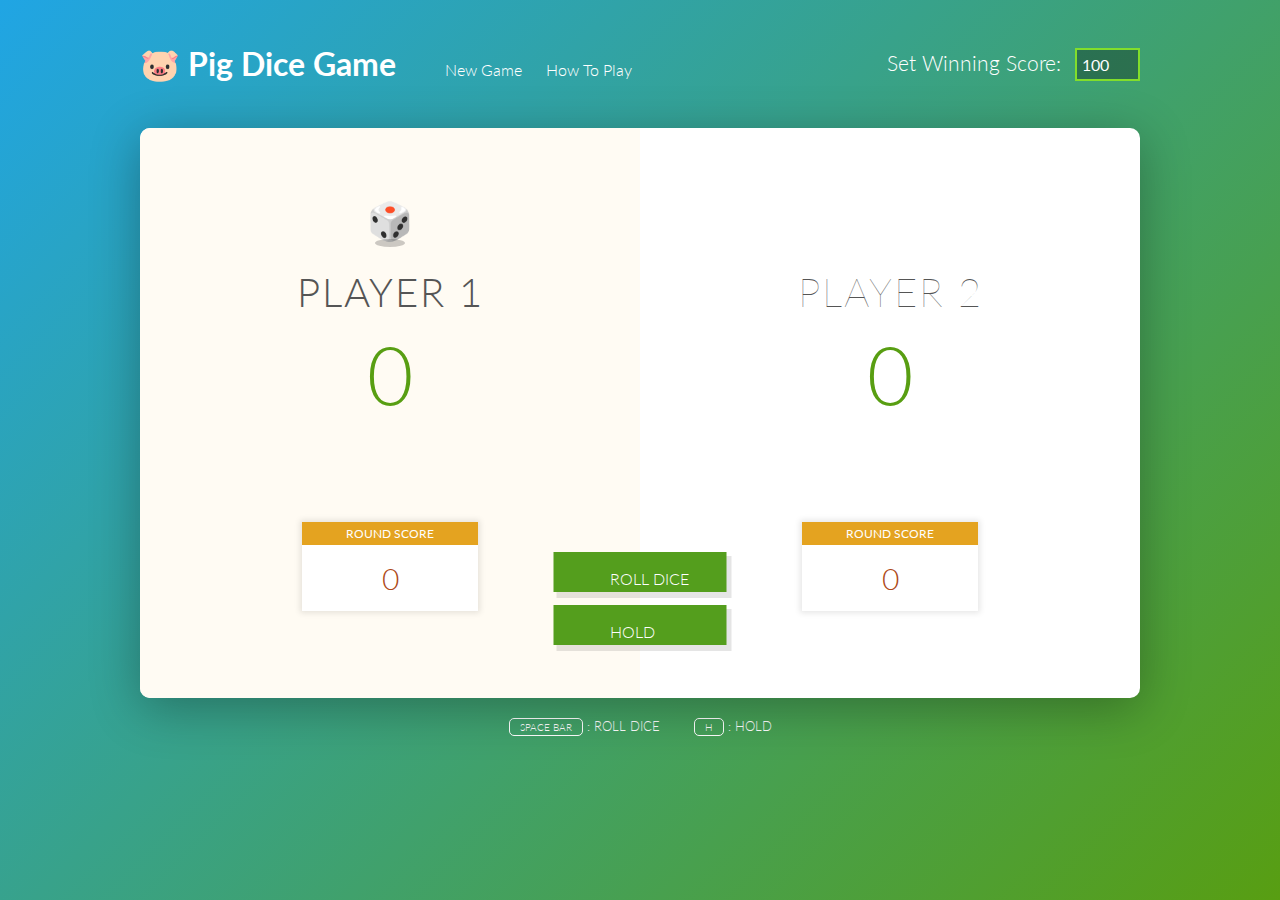
<file: index.html>
<!DOCTYPE html>
<html
  lang="en"
  xmlns="http://www.w3.org/1999/xhtml"
  xmlns:og="http://ogp.me/ns#"
>
  <head>
    <meta charset="UTF-8" />
    <meta name="viewport" content="width=device-width, initial-scale=1" />
    <meta property="og:title" content="Pig Dice Game | Simple JS game app" />
    <meta property="og:type" content="website" />
    <meta
      property="og:image"
      content="https://stoic25.gitlab.io/pig-dice-game/pig-dice.png"
    />
    <link
      rel="image_src"
      href="https://stoic25.gitlab.io/pig-dice-game/pig-dice.png"
    />

    <title>Pig Dice Game | Simple JS game app</title>

    <link
      href="https://fonts.googleapis.com/css?family=Lato:100,300,600"
      rel="stylesheet"
      type="text/css"
    />
    <link
      href="https://code.ionicframework.com/ionicons/2.0.1/css/ionicons.min.css"
      rel="stylesheet"
      type="text/css"
    />
    <link type="text/css" rel="stylesheet" href="src/style.css" />
    <link rel="shortcut icon" type="image/png" href="src/favicon.png" />
  </head>

  <body>
    <div class="header">
      <nav>
        <h1 class="title">🐷 Pig Dice Game</h1>
        <ul>
          <li>
            <a href="#" id="new-game">
              <i class="menuicon ion-refresh"></i>
              <span class="maintext">New Game</span>
            </a>
          </li>
          <li>
            <a href="#how-to-play"
              ><i class="menuicon ion-help"></i>
              <span class="maintext">How To Play</span></a
            >
          </li>
        </ul>
      </nav>

      <div class="form-group">
        <label for="winning-score">Set Winning Score: </label>
        <input
          type="number"
          id="winning-score"
          value="100"
          placeholder="100"
          pattern="/^-?\d+\.?\d*$/"
          onKeyPress="if(this.value.length==3) return false;"
        />
      </div>
    </div>

    <div class="wrapper clearfix">
      <div class="player-0-panel active">
        <div class="dice-turn">
          <span class="dice-emote">🎲</span> <span class="dice-shadow"></span>
        </div>
        <div class="player-name" id="name-0">Player 1</div>
        <div class="player-score" id="score-0">43</div>
        <div class="player-current-box">
          <div class="player-current-label">Round Score</div>
          <div class="player-current-score" id="current-0">11</div>
        </div>
      </div>

      <div class="player-1-panel">
        <div class="dice-turn">
          <span class="dice-emote">🎲</span> <span class="dice-shadow"></span>
        </div>
        <div class="player-name" id="name-1">Player 2</div>
        <div class="player-score" id="score-1">72</div>
        <div class="player-current-box">
          <div class="player-current-label">Round Score</div>
          <div class="player-current-score" id="current-1">0</div>
        </div>
      </div>

      <div class="main-commands">
        <button class="btn-roll"><i class="ion-ios-loop"></i>Roll dice</button>
        <button class="btn-hold">
          <i class="ion-ios-download-outline"></i>Hold
        </button>
      </div>

      <div class="dices-container">
        <svg
          class="dice dice-1"
          data-value="1"
          width="100px"
          height="100px"
          cversion="1.1"
          xmlns="http://www.w3.org/2000/svg"
        >
          <g class="d1 dicedots">
            <circle class="mono" cx="50%" cy="50%" r="12" fill="red" />
            <!-- <circle class="mono" cx="50%" cy="50%" r="7" /> -->
          </g>
          <g class="d2 dicedots">
            <circle class="mono" cx="80%" cy="20%" r="7" />
            <circle class="mono" cx="20%" cy="80%" r="7" />
          </g>
          <g class="d3 dicedots">
            <circle class="mono" cx="80%" cy="20%" r="7" />
            <circle class="mono" cx="50%" cy="50%" r="7" />
            <circle class="mono" cx="20%" cy="80%" r="7" />
          </g>
          <g class="d4 dicedots">
            <circle class="mono" cx="20%" cy="20%" r="7" />
            <circle class="mono" cx="80%" cy="20%" r="7" />
            <circle class="mono" cx="20%" cy="80%" r="7" />
            <circle class="mono" cx="80%" cy="80%" r="7" />
          </g>
          <g class="d5 dicedots">
            <circle class="mono" cx="20%" cy="20%" r="7" />
            <circle class="mono" cx="80%" cy="20%" r="7" />
            <circle class="mono" cx="20%" cy="80%" r="7" />
            <circle class="mono" cx="80%" cy="80%" r="7" />
            <circle class="mono" cx="50%" cy="50%" r="7" />
          </g>
          <g class="d6 dicedots">
            <circle class="mono" cx="20%" cy="20%" r="7" />
            <circle class="mono" cx="80%" cy="20%" r="7" />
            <circle class="mono" cx="20%" cy="80%" r="7" />
            <circle class="mono" cx="80%" cy="80%" r="7" />
            <circle class="mono" cx="20%" cy="50%" r="7" />
            <circle class="mono" cx="80%" cy="50%" r="7" />
          </g>
        </svg>

        <svg
          class="dice dice-2"
          data-value="1"
          width="100px"
          height="100px"
          cversion="1.1"
          xmlns="http://www.w3.org/2000/svg"
        >
          <g class="d1 dicedots">
            <circle class="mono" cx="50%" cy="50%" r="12" fill="red" />
          </g>
          <g class="d2 dicedots">
            <circle class="mono" cx="80%" cy="20%" r="7" />
            <circle class="mono" cx="20%" cy="80%" r="7" />
          </g>
          <g class="d3 dicedots">
            <circle class="mono" cx="80%" cy="20%" r="7" />
            <circle class="mono" cx="50%" cy="50%" r="7" />
            <circle class="mono" cx="20%" cy="80%" r="7" />
          </g>
          <g class="d4 dicedots">
            <circle class="mono" cx="20%" cy="20%" r="7" />
            <circle class="mono" cx="80%" cy="20%" r="7" />
            <circle class="mono" cx="20%" cy="80%" r="7" />
            <circle class="mono" cx="80%" cy="80%" r="7" />
          </g>
          <g class="d5 dicedots">
            <circle class="mono" cx="20%" cy="20%" r="7" />
            <circle class="mono" cx="80%" cy="20%" r="7" />
            <circle class="mono" cx="20%" cy="80%" r="7" />
            <circle class="mono" cx="80%" cy="80%" r="7" />
            <circle class="mono" cx="50%" cy="50%" r="7" />
          </g>
          <g class="d6 dicedots">
            <circle class="mono" cx="20%" cy="20%" r="7" />
            <circle class="mono" cx="80%" cy="20%" r="7" />
            <circle class="mono" cx="20%" cy="80%" r="7" />
            <circle class="mono" cx="80%" cy="80%" r="7" />
            <circle class="mono" cx="20%" cy="50%" r="7" />
            <circle class="mono" cx="80%" cy="50%" r="7" />
          </g>
        </svg>

        <!-- <img src="dice-5.png" alt="Dice 2" class="dice-2" /> -->
      </div>

      <div class="new-game-win">
        <div class="rect rect-1"></div>
        <div class="rect rect-2"></div>
        <span>New Game</span>
      </div>
    </div>

    <div id="keybindings">
      <p>
        <span class="key-set"
          ><span class="key-command">space bar</span> : ROLL DICE</span
        >
        <span class="key-set"><span class="key-command">H</span> : HOLD</span>
      </p>
    </div>

    <a href="#_" class="lightbox-how-to-play" id="how-to-play">
      <div class="lightbox-desc">
        <h2>Game Rules</h2>
        <ul>
          <li>The game has 2 players, playing in rounds.</li>
          <li>
            In each turn, a player rolls a dice as many times as he whishes.
            Each result get added to his ROUND score.
          </li>
          <li>
            BUT, if the player rolls a 1, all his ROUND score gets lost. After
            that, it's the next player's turn.
          </li>
          <li>
            The player can choose to 'Hold', which means that his ROUND score
            gets added to his MAIN score. After that, it's the next player's
            turn.
          </li>
          <li>
            The first player to reach "Winning Score (set by default to 100)"
            points on MAIN score wins the game.
          </li>
        </ul>
      </div>
    </a>

    <script src="src/js/countUp.min.js"></script>
    <script src="src/js/app.js"></script>
  </body>
</html>
</file>
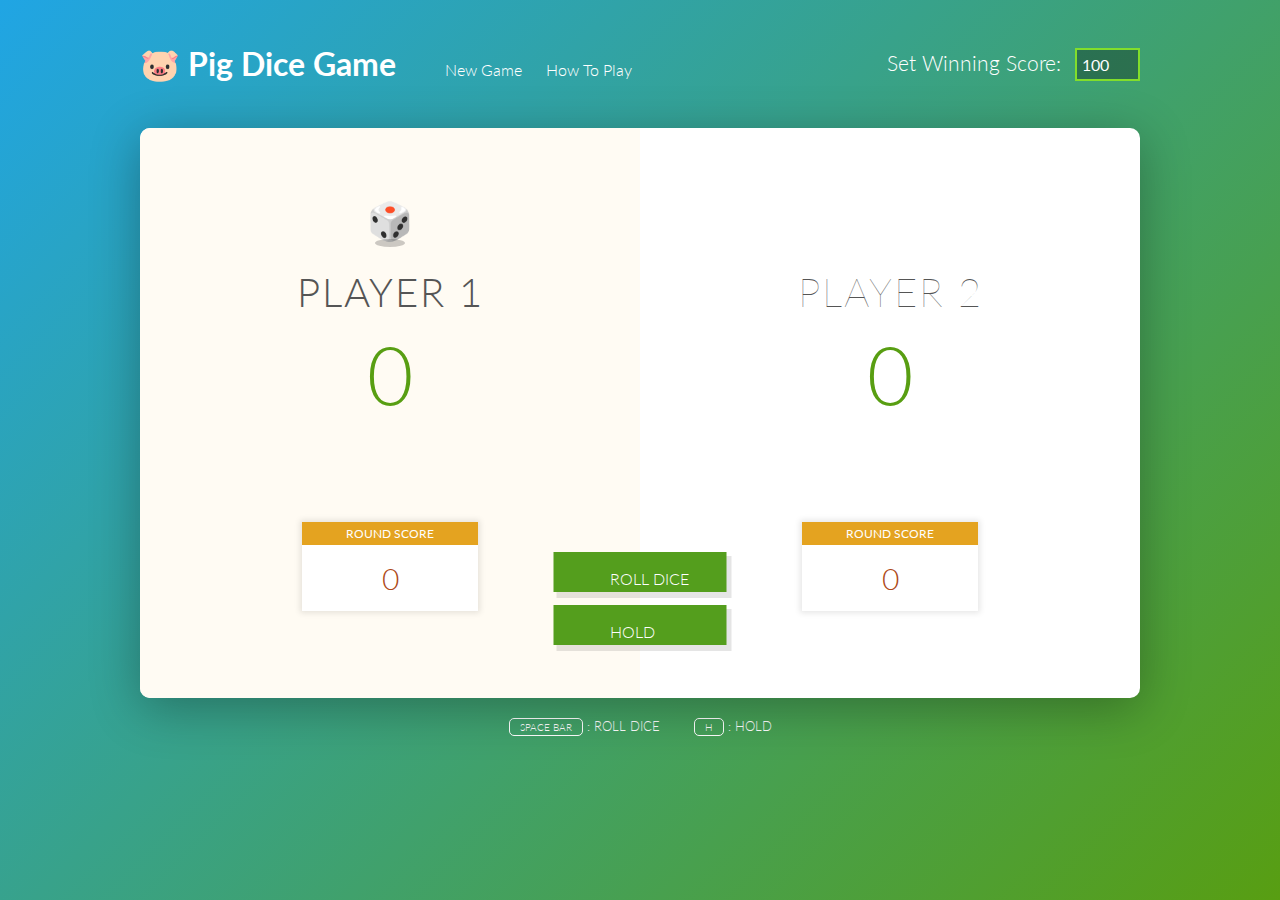
<file: public/index.html>
<!DOCTYPE html>
<html
  lang="en"
  xmlns="http://www.w3.org/1999/xhtml"
  xmlns:og="http://ogp.me/ns#"
>
  <head>
    <meta charset="UTF-8" />
    <meta name="viewport" content="width=device-width, initial-scale=1" />
    <meta property="og:title" content="Pig Dice Game | Simple JS game app" />
    <meta property="og:type" content="website" />
    <meta
      property="og:image"
      content="https://stoic25.gitlab.io/pig-dice-game/pig-dice.png"
    />
    <link
      rel="image_src"
      href="https://stoic25.gitlab.io/pig-dice-game/pig-dice.png"
    />

    <title>Pig Dice Game | Simple JS game app</title>

    <link
      href="https://fonts.googleapis.com/css?family=Lato:100,300,600"
      rel="stylesheet"
      type="text/css"
    />
    <link
      href="https://code.ionicframework.com/ionicons/2.0.1/css/ionicons.min.css"
      rel="stylesheet"
      type="text/css"
    />
    <link type="text/css" rel="stylesheet" href="style.css" />
    <link rel="shortcut icon" type="image/png" href="favicon.png" />
  </head>

  <body>
    <div class="header">
      <nav>
        <h1 class="title">🐷 Pig Dice Game</h1>
        <ul>
          <li>
            <a href="#" id="new-game">
              <i class="menuicon ion-refresh"></i>
              <span class="maintext">New Game</span>
            </a>
          </li>
          <li>
            <a href="#how-to-play"
              ><i class="menuicon ion-help"></i>
              <span class="maintext">How To Play</span></a
            >
          </li>
        </ul>
      </nav>

      <div class="form-group">
        <label for="winning-score">Set Winning Score: </label>
        <input
          type="number"
          id="winning-score"
          value="100"
          placeholder="100"
          pattern="/^-?\d+\.?\d*$/"
          onKeyPress="if(this.value.length==3) return false;"
        />
      </div>
    </div>

    <div class="wrapper clearfix">
      <div class="player-0-panel active">
        <div class="dice-turn">
          <span class="dice-emote">🎲</span> <span class="dice-shadow"></span>
        </div>
        <div class="player-name" id="name-0">Player 1</div>
        <div class="player-score" id="score-0">43</div>
        <div class="player-current-box">
          <div class="player-current-label">Round Score</div>
          <div class="player-current-score" id="current-0">11</div>
        </div>
      </div>

      <div class="player-1-panel">
        <div class="dice-turn">
          <span class="dice-emote">🎲</span> <span class="dice-shadow"></span>
        </div>
        <div class="player-name" id="name-1">Player 2</div>
        <div class="player-score" id="score-1">72</div>
        <div class="player-current-box">
          <div class="player-current-label">Round Score</div>
          <div class="player-current-score" id="current-1">0</div>
        </div>
      </div>

      <div class="main-commands">
        <button class="btn-roll"><i class="ion-ios-loop"></i>Roll dice</button>
        <button class="btn-hold">
          <i class="ion-ios-download-outline"></i>Hold
        </button>
      </div>

      <div class="dices-container">
        <svg
          class="dice dice-1"
          data-value="1"
          width="100px"
          height="100px"
          cversion="1.1"
          xmlns="http://www.w3.org/2000/svg"
        >
          <g class="d1 dicedots">
            <circle class="mono" cx="50%" cy="50%" r="12" fill="red" />
            <!-- <circle class="mono" cx="50%" cy="50%" r="7" /> -->
          </g>
          <g class="d2 dicedots">
            <circle class="mono" cx="80%" cy="20%" r="7" />
            <circle class="mono" cx="20%" cy="80%" r="7" />
          </g>
          <g class="d3 dicedots">
            <circle class="mono" cx="80%" cy="20%" r="7" />
            <circle class="mono" cx="50%" cy="50%" r="7" />
            <circle class="mono" cx="20%" cy="80%" r="7" />
          </g>
          <g class="d4 dicedots">
            <circle class="mono" cx="20%" cy="20%" r="7" />
            <circle class="mono" cx="80%" cy="20%" r="7" />
            <circle class="mono" cx="20%" cy="80%" r="7" />
            <circle class="mono" cx="80%" cy="80%" r="7" />
          </g>
          <g class="d5 dicedots">
            <circle class="mono" cx="20%" cy="20%" r="7" />
            <circle class="mono" cx="80%" cy="20%" r="7" />
            <circle class="mono" cx="20%" cy="80%" r="7" />
            <circle class="mono" cx="80%" cy="80%" r="7" />
            <circle class="mono" cx="50%" cy="50%" r="7" />
          </g>
          <g class="d6 dicedots">
            <circle class="mono" cx="20%" cy="20%" r="7" />
            <circle class="mono" cx="80%" cy="20%" r="7" />
            <circle class="mono" cx="20%" cy="80%" r="7" />
            <circle class="mono" cx="80%" cy="80%" r="7" />
            <circle class="mono" cx="20%" cy="50%" r="7" />
            <circle class="mono" cx="80%" cy="50%" r="7" />
          </g>
        </svg>

        <svg
          class="dice dice-2"
          data-value="1"
          width="100px"
          height="100px"
          cversion="1.1"
          xmlns="http://www.w3.org/2000/svg"
        >
          <g class="d1 dicedots">
            <circle class="mono" cx="50%" cy="50%" r="12" fill="red" />
          </g>
          <g class="d2 dicedots">
            <circle class="mono" cx="80%" cy="20%" r="7" />
            <circle class="mono" cx="20%" cy="80%" r="7" />
          </g>
          <g class="d3 dicedots">
            <circle class="mono" cx="80%" cy="20%" r="7" />
            <circle class="mono" cx="50%" cy="50%" r="7" />
            <circle class="mono" cx="20%" cy="80%" r="7" />
          </g>
          <g class="d4 dicedots">
            <circle class="mono" cx="20%" cy="20%" r="7" />
            <circle class="mono" cx="80%" cy="20%" r="7" />
            <circle class="mono" cx="20%" cy="80%" r="7" />
            <circle class="mono" cx="80%" cy="80%" r="7" />
          </g>
          <g class="d5 dicedots">
            <circle class="mono" cx="20%" cy="20%" r="7" />
            <circle class="mono" cx="80%" cy="20%" r="7" />
            <circle class="mono" cx="20%" cy="80%" r="7" />
            <circle class="mono" cx="80%" cy="80%" r="7" />
            <circle class="mono" cx="50%" cy="50%" r="7" />
          </g>
          <g class="d6 dicedots">
            <circle class="mono" cx="20%" cy="20%" r="7" />
            <circle class="mono" cx="80%" cy="20%" r="7" />
            <circle class="mono" cx="20%" cy="80%" r="7" />
            <circle class="mono" cx="80%" cy="80%" r="7" />
            <circle class="mono" cx="20%" cy="50%" r="7" />
            <circle class="mono" cx="80%" cy="50%" r="7" />
          </g>
        </svg>

        <!-- <img src="dice-5.png" alt="Dice 2" class="dice-2" /> -->
      </div>

      <div class="new-game-win">
        <div class="rect rect-1"></div>
        <div class="rect rect-2"></div>
        <span>New Game</span>
      </div>
    </div>

    <div id="keybindings">
      <p>
        <span class="key-set"
          ><span class="key-command">space bar</span> : ROLL DICE</span
        >
        <span class="key-set"><span class="key-command">H</span> : HOLD</span>
      </p>
    </div>

    <a href="#_" class="lightbox-how-to-play" id="how-to-play">
      <div class="lightbox-desc">
        <h2>Game Rules</h2>
        <ul>
          <li>The game has 2 players, playing in rounds.</li>
          <li>
            In each turn, a player rolls a dice as many times as he whishes.
            Each result get added to his ROUND score.
          </li>
          <li>
            BUT, if the player rolls a 1, all his ROUND score gets lost. After
            that, it's the next player's turn.
          </li>
          <li>
            The player can choose to 'Hold', which means that his ROUND score
            gets added to his MAIN score. After that, it's the next player's
            turn.
          </li>
          <li>
            The first player to reach "Winning Score (set by default to 100)"
            points on MAIN score wins the game.
          </li>
        </ul>
      </div>
    </a>

    <script src="js/countUp.min.js"></script>
    <script src="js/app.js"></script>
  </body>
</html>
</file>
<file: src/style.css>
/**********************************************
*** GENERAL
**********************************************/

* {
  margin: 0;
  padding: 0;
  box-sizing: border-box;
  -webkit-user-select: none;
  -moz-user-select: none;
  -ms-user-select: none;
  user-select: none;
}

.clearfix:after {
  content: "";
  display: table;
  clear: both;
}

body {
  /* background: linear-gradient(
    135deg,
    rgba(88, 158, 18) 0%,
    rgba(228, 163, 32, 1) 100%
  ); */

  background: -webkit-linear-gradient(
    315deg,
    rgb(32, 165, 228) 0%,
    rgba(88, 158, 18) 100%
  );

  background: linear-gradient(
    135deg,
    rgb(32, 165, 228) 0%,
    rgba(88, 158, 18) 100%
  );

  background-size: cover;
  background-position: center;
  font-family: Lato;
  font-weight: 300;
  position: relative;
  height: 100vh;
  color: #555;
}

.header {
  -webkit-box-align: center;
  -ms-flex-align: center;
  align-items: center;
  display: -webkit-box;
  display: -ms-flexbox;
  display: flex;
  -webkit-box-pack: justify;
  -ms-flex-pack: justify;
  justify-content: space-between;
  margin: 0 auto;
  overflow: hidden;
  padding: 44px 0;
  position: relative;
  width: 90%;
  max-width: 1000px;
}

.header .form-group label {
  font-size: 1.3em;
}

.title {
  color: #fff;
  display: inline-block;
}

nav ul {
  display: inline-block;
  margin-left: 45px;
}

nav ul li {
  color: #fff;
  display: inline-block;
  list-style-type: none;
}

nav ul li:not(:last-child) {
  margin-right: 20px;
}

nav ul li a {
  color: inherit;
  text-decoration: none;
}

nav ul li a .menuicon {
  display: none;
}

input {
  font-family: Lato;
}

.form-group label {
  color: #fff;
}

.form-group input {
  outline: none;
  display: inline-block;
  font-size: 1em;
  height: 33px;
  padding: 5px;
  width: 65px;
  margin-left: 8px;
  border: 2px solid #82de2b;
  color: #fff;
  background-color: rgba(0, 0, 0, 0.3);
}

.form-group input:focus {
  border: 2px solid #f6ff45;
}

.wrapper {
  border-radius: 10px;
  background-color: #fff;
  box-shadow: 0px 10px 50px rgba(0, 0, 0, 0.3);
  margin: 0 auto 0;
  overflow: hidden;
  position: relative;
  width: 90%;
  max-width: 1000px;
}

.dice-turn {
  display: none;
  text-align: center;
  position: absolute;
  width: 100%;
  left: 0;
  top: 70px;
}

.dice-emote {
  display: block;
  font-size: 2.3em;
  -webkit-transform: translatey(0px);
  transform: translatey(0px);
  -webkit-animation: float 2s ease-in-out infinite;
  animation: float 2s ease-in-out infinite;
}

.dice-shadow {
  display: inline-block;
  width: 30px;
  height: 8px;
  top: -12px;
  background-color: rgba(0, 0, 0, 0.2);
  border-radius: 50%;
  -webkit-animation: shadowfloat 2s ease-in-out infinite;
  animation: shadowfloat 2s ease-in-out infinite;
  position: relative;
}

.player-0-panel,
.player-1-panel {
  float: left;
  height: 570px;
  padding: 120px 30px 0;
  width: 50%;
  position: relative;
}

@-webkit-keyframes float {
  0% {
    -webkit-transform: translatey(0px);
    transform: translatey(0px);
  }
  50% {
    -webkit-transform: translatey(-20px);
    transform: translatey(-20px);
  }
  100% {
    -webkit-transform: translatey(0px);
    transform: translatey(0px);
  }
}

@keyframes float {
  0% {
    -webkit-transform: translatey(0px);
    transform: translatey(0px);
  }
  50% {
    -webkit-transform: translatey(-20px);
    transform: translatey(-20px);
  }
  100% {
    -webkit-transform: translatey(0px);
    transform: translatey(0px);
  }
}

@-webkit-keyframes shadowfloat {
  0% {
    width: 30px;
    height: 8px;
  }
  50% {
    width: 20px;
    height: 6px;
  }
  100% {
    width: 30px;
    height: 8px;
  }
}

@keyframes shadowfloat {
  0% {
    width: 30px;
    height: 8px;
  }
  50% {
    width: 20px;
    height: 6px;
  }
  100% {
    width: 30px;
    height: 8px;
  }
}

/**********************************************
*** PLAYERS
**********************************************/

.player-name {
  font-size: 40px;
  text-align: center;
  text-transform: uppercase;
  letter-spacing: 2px;
  font-weight: 100;
  margin-top: 20px;
  margin-bottom: 10px;
  position: relative;
}

/* .player-name::after {
  content: "🎲";
  font-size: 35px;
  position: absolute;
  color: #eb4d4d;
  top: -60px;
  left: 50%;
  transition: transform 0.2s ease-in-out;
  transform: translateX(-50%) scale(0);
  transform-origin: center;
} */

.player-score {
  text-align: center;
  font-size: 80px;
  color: #589e12;
  margin-bottom: 100px;
}

.active {
  background-color: #fffbf3;
}
.active .player-name {
  font-weight: 300;
}

.active .player-name:after {
  -webkit-transform: translateX(-50%) scale(1);
  transform: translateX(-50%) scale(1);
}

.active .dice-turn {
  display: block;
}

.player-current-box {
  background-color: #fff;
  color: #ae4918;
  width: 40%;
  min-width: 110px;
  margin: 0 auto;
  text-align: center;
  box-shadow: 0px 0px 6px 2px rgba(0, 0, 0, 0.1);
  overflow: hidden;
}

.player-current-label {
  background: #e4a320;
  text-transform: uppercase;
  margin-bottom: 0;
  font-size: 12px;
  color: #fff;
  padding: 4px;
  font-weight: normal;
}

.player-current-score {
  font-size: 30px;
  padding: 15px 0;
}

button {
  text-align: left;
  position: absolute;
  width: 173px;
  left: 50%;
  -webkit-transform: translateX(-50%);
  transform: translateX(-50%);
  color: #fff;
  background: #549e1d;
  border: none;
  padding: 3px 0;
  font-family: Lato;
  font-size: 16px;
  text-transform: uppercase;
  cursor: pointer;
  font-weight: 300;
  -webkit-transition: all 0.3s;
  -webkit-transition: all 0.2s;
  transition: all 0.2s;
  box-shadow: 4px 5px 0px 1px rgba(0, 0, 0, 0.1);
}

button[disabled="disabled"] {
  background: #9a9a9a;
}

button:hover {
  box-shadow: 0px 0px 0px 0px rgba(0, 0, 0, 0);
  margin-top: 2px;
  margin-left: 2px;
}

button:focus {
  outline: none;
}

i {
  color: #fff;
  display: inline-block;
  margin-right: 10px;
  font-size: 24px;
  line-height: 1;
  vertical-align: sub;
  height: 34px;
  width: 43px;
  text-align: center;
  padding-top: 5px;
  margin-left: 3px;
}

.btn-new {
  top: 25px;
}

.btn-roll {
  top: 424px;
}

.btn-roll.disable {
  pointer-events: none;
}

.btn-hold {
  top: 477px;
}

.dices-container {
  position: absolute;
  left: 50%;
  -webkit-transform: translateX(-50%);
  transform: translateX(-50%);
  width: 100px;
  top: 60px;
}

.dice {
  background-color: #fff;
  height: 100px;
  box-shadow: 0px 10px 60px rgba(0, 0, 0, 0.1);
  border-radius: 10px;
  -webkit-transform-origin: center;
  transform-origin: center;
  -webkit-transition: all 0.8s cubic-bezier(0, 0, 0, 0.99);
  transition: all 0.8s cubic-bezier(0, 0, 0, 0.99);
  margin: 40px 0 0;
}

.dice-1 {
  top: 128px;
}

.dice-2 {
  top: 248px;
}

.dicedots {
  display: none;
}

.dice-1[data-value="1"] .d1,
.dice-1[data-value="2"] .d2,
.dice-1[data-value="3"] .d3,
.dice-1[data-value="4"] .d4,
.dice-1[data-value="5"] .d5,
.dice-1[data-value="6"] .d6,
.dice-2[data-value="1"] .d1,
.dice-2[data-value="2"] .d2,
.dice-2[data-value="3"] .d3,
.dice-2[data-value="4"] .d4,
.dice-2[data-value="5"] .d5,
.dice-2[data-value="6"] .d6 {
  display: block;
}

.winner {
  background-color: #f7f7f7;
}

.winner .player-name {
  font-weight: 300;
  color: #eb4d4d;
}

.winner .player-name:after {
  content: "🎉";
  -webkit-transform: translateX(-50%);
  transform: translateX(-50%);
  position: absolute;
  left: 50%;
  top: -70px;
}

.new-game-win {
  /* display: none; */
  display: block;
  height: 100px;
  width: 100px;
  position: absolute;
  left: 50%;
  top: 120px;
  -webkit-transform: translateX(-50%) scale(1);
  transform: translateX(-50%) scale(1);
  -webkit-transition: all 0.25s ease-out;
  transition: all 0.25s ease-out;
}

.new-game-win:hover {
  cursor: pointer;
  -webkit-transform: translateX(-50%) scale(1.25);
  transform: translateX(-50%) scale(1.25);
}

.new-game-win:hover .rect {
  border-radius: 20px;
  -webkit-animation-play-state: running;
  animation-play-state: running;
}

.new-game-win .rect {
  -webkit-animation-play-state: paused;
  animation-play-state: paused;
  border-radius: 5px;
  display: block;
  height: 80px;
  width: 80px;
  -webkit-transform-origin: center;
  transform-origin: center;
  left: 10px;
  top: 0px;
  position: absolute;
  -webkit-transition: all 0.1s ease-out;
  transition: all 0.1s ease-out;
}

.rect-1 {
  background-color: rgba(84, 158, 29, 0.5);
  -webkit-animation: spin 3s linear infinite;
  animation: spin 3s linear infinite;
}

.rect-2 {
  background-color: rgba(228, 163, 32, 0.8);
  -webkit-animation: spin 3s linear infinite reverse;
  animation: spin 3s linear infinite reverse;
}

.new-game-win span {
  color: #fff;
  padding: 19px;
  display: block;
  position: absolute;
  text-align: center;
}

@-webkit-keyframes spin {
  100% {
    -webkit-transform: rotate(360deg);
  }
}

@keyframes spin {
  100% {
    -webkit-transform: rotate(360deg);
    transform: rotate(360deg);
  }
}

#keybindings {
  text-align: center;
  padding-top: 20px;
  font-size: 0.8em;
}

#keybindings .key-command {
  text-transform: uppercase;
  font-size: 0.8em;
  border-radius: 5px;
  border: 1px solid #fff;
  padding: 2px 10px;
}

#keybindings .key-set:not(:last-child) {
  margin-right: 30px;
}

#keybindings .key-set {
  color: #fff;
}

.lightbox-how-to-play {
  position: fixed;
  left: 0;
  top: 0;
  height: 100vh;
  width: 100vw;
  background: rgba(0, 0, 0, 0.2);
  display: none;
  -webkit-box-pack: center;
  -ms-flex-pack: center;
  justify-content: center;
  -webkit-box-align: start;
  -ms-flex-align: start;
  -ms-grid-row-align: flex-start;
  align-items: flex-start;
  text-decoration: none;
  color: inherit;
}

.lightbox-how-to-play .lightbox-desc {
  background: #fff;
  border: 5px solid #000;
  padding: 40px 35px;
  margin-top: 100px;
  width: 55%;
  max-width: 1055px;
  min-width: 320px;
}

.lightbox-how-to-play .lightbox-desc ul {
  padding-left: 20px;
  margin-top: 20px;
  line-height: 1.7em;
  font-weight: 600;
}

.lightbox-how-to-play .lightbox-desc ul li {
  margin-bottom: 15px;
}

.lightbox-how-to-play:target {
  display: -webkit-box;
  display: -ms-flexbox;
  display: flex;
}

/**********************************************
*** RESPONSIVE
**********************************************/

@media (max-width: 768px) {
  .header {
    -webkit-box-orient: vertical;
    -webkit-box-direction: normal;
    -ms-flex-direction: column;
    flex-direction: column;
    padding: 25px 0 18px;
  }

  .header .title {
    font-size: 1.4em;
    margin-bottom: 14px;
  }

  .header nav {
    display: -webkit-box;
    display: -ms-flexbox;
    display: flex;
    -webkit-box-pack: justify;
    -ms-flex-pack: justify;
    justify-content: space-between;
    width: 100%;
  }

  nav ul {
    margin-left: 0;
    margin-bottom: 18px;
  }

  nav ul li:not(:last-child) {
    margin-right: 0;
  }

  nav ul li a .maintext {
    display: none;
    margin: 0;
  }

  nav ul li a .menuicon {
    display: block;
    margin: 0;
  }

  .form-group {
    margin-top: 5px;
  }

  .wrapper {
    background-color: transparent;
    border-radius: 0;
    box-shadow: none;
    overflow: inherit;
    padding-bottom: 10px;
  }

  .player-0-panel,
  .player-1-panel {
    background-color: #fff;
    border-radius: 10px;
    box-shadow: 0px 10px 50px rgba(0, 0, 0, 0.3);
    float: none;
    height: auto;
    padding: 30px 30px 25px;
    width: 100%;
  }

  .active {
    background-color: #fffbf3;
  }

  .player-0-panel {
    margin-bottom: 15px;
  }

  .dice-turn {
    width: auto;
    left: 15px;
    top: 25px;
  }

  .player-name {
    font-size: 30px;
    margin-top: 0;
  }

  .player-score {
    font-size: 50px;
    margin-bottom: 11px;
  }

  .player-current-box {
    background-color: transparent;
    box-shadow: none;
    width: auto;
    min-width: auto;
    margin: 0 auto;
    display: -webkit-box;
    display: -ms-flexbox;
    display: flex;
    -webkit-box-pack: center;
    -ms-flex-pack: center;
    justify-content: center;
    -webkit-box-align: center;
    -ms-flex-align: center;
    align-items: center;
  }

  .player-current-label {
    background-color: #23a5dc;
    font-size: 13px;
    padding: 7px 8px;
    font-weight: 500;
  }

  .player-current-score {
    font-size: 18px;
    font-weight: 700;
    padding: 3px 15px;
    background: #fff;
    border: 1px solid #23a5dc;
  }

  .main-commands {
    padding-top: 22px;
    display: -webkit-box;
    display: -ms-flexbox;
    display: flex;
    -webkit-box-pack: justify;
    -ms-flex-pack: justify;
    justify-content: space-between;
    -webkit-box-orient: horizontal;
    -webkit-box-direction: reverse;
    -ms-flex-direction: row-reverse;
    flex-direction: row-reverse;
  }

  button {
    background-color: #e4a320;
    position: relative;
    -webkit-transform: none;
    transform: none;
    left: 0;
    width: 140px;
  }

  button i {
    margin-right: 0;
    width: 33px;
  }

  .btn-roll,
  .btn-hold {
    top: 0;
  }

  .winner .player-name:after {
    left: 8px;
    top: -6px;
  }

  .dices-container {
    top: 92px;
    left: 100%;
    -webkit-transform: translateX(-80%) scale(0.6);
    transform: translateX(-80%) scale(0.6);
    width: auto;
  }

  .dices-container .dice {
    margin: 10px 30px;
  }

  .new-game-win {
    left: 87%;
  }

  #keybindings {
    display: none;
  }

  .lightbox-how-to-play .lightbox-desc {
    font-size: 0.9em;
    margin-top: 70px;
    padding: 28px;
  }
}

@media (max-width: 425px) {
  .dices-container {
    -webkit-transform: translateX(-65%) scale(0.5);
    transform: translateX(-65%) scale(0.5);
  }
}
</file>
<file: public/style.css>
/**********************************************
*** GENERAL
**********************************************/

* {
  margin: 0;
  padding: 0;
  box-sizing: border-box;
  -webkit-user-select: none;
  -moz-user-select: none;
  -ms-user-select: none;
  user-select: none;
}

.clearfix:after {
  content: "";
  display: table;
  clear: both;
}

body {
  /* background: linear-gradient(
    135deg,
    rgba(88, 158, 18) 0%,
    rgba(228, 163, 32, 1) 100%
  ); */

  background: -webkit-linear-gradient(
    315deg,
    rgb(32, 165, 228) 0%,
    rgba(88, 158, 18) 100%
  );

  background: linear-gradient(
    135deg,
    rgb(32, 165, 228) 0%,
    rgba(88, 158, 18) 100%
  );

  background-size: cover;
  background-position: center;
  font-family: Lato;
  font-weight: 300;
  position: relative;
  height: 100vh;
  color: #555;
}

.header {
  -webkit-box-align: center;
  -ms-flex-align: center;
  align-items: center;
  display: -webkit-box;
  display: -ms-flexbox;
  display: flex;
  -webkit-box-pack: justify;
  -ms-flex-pack: justify;
  justify-content: space-between;
  margin: 0 auto;
  overflow: hidden;
  padding: 44px 0;
  position: relative;
  width: 90%;
  max-width: 1000px;
}

.header .form-group label {
  font-size: 1.3em;
}

.title {
  color: #fff;
  display: inline-block;
}

nav ul {
  display: inline-block;
  margin-left: 45px;
}

nav ul li {
  color: #fff;
  display: inline-block;
  list-style-type: none;
}

nav ul li:not(:last-child) {
  margin-right: 20px;
}

nav ul li a {
  color: inherit;
  text-decoration: none;
}

nav ul li a .menuicon {
  display: none;
}

input {
  font-family: Lato;
}

.form-group label {
  color: #fff;
}

.form-group input {
  outline: none;
  display: inline-block;
  font-size: 1em;
  height: 33px;
  padding: 5px;
  width: 65px;
  margin-left: 8px;
  border: 2px solid #82de2b;
  color: #fff;
  background-color: rgba(0, 0, 0, 0.3);
}

.form-group input:focus {
  border: 2px solid #f6ff45;
}

.wrapper {
  border-radius: 10px;
  background-color: #fff;
  box-shadow: 0px 10px 50px rgba(0, 0, 0, 0.3);
  margin: 0 auto 0;
  overflow: hidden;
  position: relative;
  width: 90%;
  max-width: 1000px;
}

.dice-turn {
  display: none;
  text-align: center;
  position: absolute;
  width: 100%;
  left: 0;
  top: 70px;
}

.dice-emote {
  display: block;
  font-size: 2.3em;
  -webkit-transform: translatey(0px);
  transform: translatey(0px);
  -webkit-animation: float 2s ease-in-out infinite;
  animation: float 2s ease-in-out infinite;
}

.dice-shadow {
  display: inline-block;
  width: 30px;
  height: 8px;
  top: -12px;
  background-color: rgba(0, 0, 0, 0.2);
  border-radius: 50%;
  -webkit-animation: shadowfloat 2s ease-in-out infinite;
  animation: shadowfloat 2s ease-in-out infinite;
  position: relative;
}

.player-0-panel,
.player-1-panel {
  float: left;
  height: 570px;
  padding: 120px 30px 0;
  width: 50%;
  position: relative;
}

@-webkit-keyframes float {
  0% {
    -webkit-transform: translatey(0px);
    transform: translatey(0px);
  }
  50% {
    -webkit-transform: translatey(-20px);
    transform: translatey(-20px);
  }
  100% {
    -webkit-transform: translatey(0px);
    transform: translatey(0px);
  }
}

@keyframes float {
  0% {
    -webkit-transform: translatey(0px);
    transform: translatey(0px);
  }
  50% {
    -webkit-transform: translatey(-20px);
    transform: translatey(-20px);
  }
  100% {
    -webkit-transform: translatey(0px);
    transform: translatey(0px);
  }
}

@-webkit-keyframes shadowfloat {
  0% {
    width: 30px;
    height: 8px;
  }
  50% {
    width: 20px;
    height: 6px;
  }
  100% {
    width: 30px;
    height: 8px;
  }
}

@keyframes shadowfloat {
  0% {
    width: 30px;
    height: 8px;
  }
  50% {
    width: 20px;
    height: 6px;
  }
  100% {
    width: 30px;
    height: 8px;
  }
}

/**********************************************
*** PLAYERS
**********************************************/

.player-name {
  font-size: 40px;
  text-align: center;
  text-transform: uppercase;
  letter-spacing: 2px;
  font-weight: 100;
  margin-top: 20px;
  margin-bottom: 10px;
  position: relative;
}

/* .player-name::after {
  content: "🎲";
  font-size: 35px;
  position: absolute;
  color: #eb4d4d;
  top: -60px;
  left: 50%;
  transition: transform 0.2s ease-in-out;
  transform: translateX(-50%) scale(0);
  transform-origin: center;
} */

.player-score {
  text-align: center;
  font-size: 80px;
  color: #589e12;
  margin-bottom: 100px;
}

.active {
  background-color: #fffbf3;
}
.active .player-name {
  font-weight: 300;
}

.active .player-name:after {
  -webkit-transform: translateX(-50%) scale(1);
  transform: translateX(-50%) scale(1);
}

.active .dice-turn {
  display: block;
}

.player-current-box {
  background-color: #fff;
  color: #ae4918;
  width: 40%;
  min-width: 110px;
  margin: 0 auto;
  text-align: center;
  box-shadow: 0px 0px 6px 2px rgba(0, 0, 0, 0.1);
  overflow: hidden;
}

.player-current-label {
  background: #e4a320;
  text-transform: uppercase;
  margin-bottom: 0;
  font-size: 12px;
  color: #fff;
  padding: 4px;
  font-weight: normal;
}

.player-current-score {
  font-size: 30px;
  padding: 15px 0;
}

button {
  text-align: left;
  position: absolute;
  width: 173px;
  left: 50%;
  -webkit-transform: translateX(-50%);
  transform: translateX(-50%);
  color: #fff;
  background: #549e1d;
  border: none;
  padding: 3px 0;
  font-family: Lato;
  font-size: 16px;
  text-transform: uppercase;
  cursor: pointer;
  font-weight: 300;
  -webkit-transition: all 0.3s;
  -webkit-transition: all 0.2s;
  transition: all 0.2s;
  box-shadow: 4px 5px 0px 1px rgba(0, 0, 0, 0.1);
}

button[disabled="disabled"] {
  background: #9a9a9a;
}

button:hover {
  box-shadow: 0px 0px 0px 0px rgba(0, 0, 0, 0);
  margin-top: 2px;
  margin-left: 2px;
}

button:focus {
  outline: none;
}

i {
  color: #fff;
  display: inline-block;
  margin-right: 10px;
  font-size: 24px;
  line-height: 1;
  vertical-align: sub;
  height: 34px;
  width: 43px;
  text-align: center;
  padding-top: 5px;
  margin-left: 3px;
}

.btn-new {
  top: 25px;
}

.btn-roll {
  top: 424px;
}

.btn-roll.disable {
  pointer-events: none;
}

.btn-hold {
  top: 477px;
}

.dices-container {
  position: absolute;
  left: 50%;
  -webkit-transform: translateX(-50%);
  transform: translateX(-50%);
  width: 100px;
  top: 60px;
}

.dice {
  background-color: #fff;
  height: 100px;
  box-shadow: 0px 10px 60px rgba(0, 0, 0, 0.1);
  border-radius: 10px;
  -webkit-transform-origin: center;
  transform-origin: center;
  -webkit-transition: all 0.8s cubic-bezier(0, 0, 0, 0.99);
  transition: all 0.8s cubic-bezier(0, 0, 0, 0.99);
  margin: 40px 0 0;
}

.dice-1 {
  top: 128px;
}

.dice-2 {
  top: 248px;
}

.dicedots {
  display: none;
}

.dice-1[data-value="1"] .d1,
.dice-1[data-value="2"] .d2,
.dice-1[data-value="3"] .d3,
.dice-1[data-value="4"] .d4,
.dice-1[data-value="5"] .d5,
.dice-1[data-value="6"] .d6,
.dice-2[data-value="1"] .d1,
.dice-2[data-value="2"] .d2,
.dice-2[data-value="3"] .d3,
.dice-2[data-value="4"] .d4,
.dice-2[data-value="5"] .d5,
.dice-2[data-value="6"] .d6 {
  display: block;
}

.winner {
  background-color: #f7f7f7;
}

.winner .player-name {
  font-weight: 300;
  color: #eb4d4d;
}

.winner .player-name:after {
  content: "🎉";
  -webkit-transform: translateX(-50%);
  transform: translateX(-50%);
  position: absolute;
  left: 50%;
  top: -70px;
}

.new-game-win {
  /* display: none; */
  display: block;
  height: 100px;
  width: 100px;
  position: absolute;
  left: 50%;
  top: 120px;
  -webkit-transform: translateX(-50%) scale(1);
  transform: translateX(-50%) scale(1);
  -webkit-transition: all 0.25s ease-out;
  transition: all 0.25s ease-out;
}

.new-game-win:hover {
  cursor: pointer;
  -webkit-transform: translateX(-50%) scale(1.25);
  transform: translateX(-50%) scale(1.25);
}

.new-game-win:hover .rect {
  border-radius: 20px;
  -webkit-animation-play-state: running;
  animation-play-state: running;
}

.new-game-win .rect {
  -webkit-animation-play-state: paused;
  animation-play-state: paused;
  border-radius: 5px;
  display: block;
  height: 80px;
  width: 80px;
  -webkit-transform-origin: center;
  transform-origin: center;
  left: 10px;
  top: 0px;
  position: absolute;
  -webkit-transition: all 0.1s ease-out;
  transition: all 0.1s ease-out;
}

.rect-1 {
  background-color: rgba(84, 158, 29, 0.5);
  -webkit-animation: spin 3s linear infinite;
  animation: spin 3s linear infinite;
}

.rect-2 {
  background-color: rgba(228, 163, 32, 0.8);
  -webkit-animation: spin 3s linear infinite reverse;
  animation: spin 3s linear infinite reverse;
}

.new-game-win span {
  color: #fff;
  padding: 19px;
  display: block;
  position: absolute;
  text-align: center;
}

@-webkit-keyframes spin {
  100% {
    -webkit-transform: rotate(360deg);
  }
}

@keyframes spin {
  100% {
    -webkit-transform: rotate(360deg);
    transform: rotate(360deg);
  }
}

#keybindings {
  text-align: center;
  padding-top: 20px;
  font-size: 0.8em;
}

#keybindings .key-command {
  text-transform: uppercase;
  font-size: 0.8em;
  border-radius: 5px;
  border: 1px solid #fff;
  padding: 2px 10px;
}

#keybindings .key-set:not(:last-child) {
  margin-right: 30px;
}

#keybindings .key-set {
  color: #fff;
}

.lightbox-how-to-play {
  position: fixed;
  left: 0;
  top: 0;
  height: 100vh;
  width: 100vw;
  background: rgba(0, 0, 0, 0.2);
  display: none;
  -webkit-box-pack: center;
  -ms-flex-pack: center;
  justify-content: center;
  -webkit-box-align: start;
  -ms-flex-align: start;
  -ms-grid-row-align: flex-start;
  align-items: flex-start;
  text-decoration: none;
  color: inherit;
}

.lightbox-how-to-play .lightbox-desc {
  background: #fff;
  border: 5px solid #000;
  padding: 40px 35px;
  margin-top: 100px;
  width: 55%;
  max-width: 1055px;
  min-width: 320px;
}

.lightbox-how-to-play .lightbox-desc ul {
  padding-left: 20px;
  margin-top: 20px;
  line-height: 1.7em;
  font-weight: 600;
}

.lightbox-how-to-play .lightbox-desc ul li {
  margin-bottom: 15px;
}

.lightbox-how-to-play:target {
  display: -webkit-box;
  display: -ms-flexbox;
  display: flex;
}

/**********************************************
*** RESPONSIVE
**********************************************/

@media (max-width: 768px) {
  .header {
    -webkit-box-orient: vertical;
    -webkit-box-direction: normal;
    -ms-flex-direction: column;
    flex-direction: column;
    padding: 25px 0 18px;
  }

  .header .title {
    font-size: 1.4em;
    margin-bottom: 14px;
  }

  .header nav {
    display: -webkit-box;
    display: -ms-flexbox;
    display: flex;
    -webkit-box-pack: justify;
    -ms-flex-pack: justify;
    justify-content: space-between;
    width: 100%;
  }

  nav ul {
    margin-left: 0;
    margin-bottom: 18px;
  }

  nav ul li:not(:last-child) {
    margin-right: 0;
  }

  nav ul li a .maintext {
    display: none;
    margin: 0;
  }

  nav ul li a .menuicon {
    display: block;
    margin: 0;
  }

  .form-group {
    margin-top: 5px;
  }

  .wrapper {
    background-color: transparent;
    border-radius: 0;
    box-shadow: none;
    overflow: inherit;
    padding-bottom: 10px;
  }

  .player-0-panel,
  .player-1-panel {
    background-color: #fff;
    border-radius: 10px;
    box-shadow: 0px 10px 50px rgba(0, 0, 0, 0.3);
    float: none;
    height: auto;
    padding: 30px 30px 25px;
    width: 100%;
  }

  .active {
    background-color: #fffbf3;
  }

  .player-0-panel {
    margin-bottom: 15px;
  }

  .dice-turn {
    width: auto;
    left: 15px;
    top: 25px;
  }

  .player-name {
    font-size: 30px;
    margin-top: 0;
  }

  .player-score {
    font-size: 50px;
    margin-bottom: 11px;
  }

  .player-current-box {
    background-color: transparent;
    box-shadow: none;
    width: auto;
    min-width: auto;
    margin: 0 auto;
    display: -webkit-box;
    display: -ms-flexbox;
    display: flex;
    -webkit-box-pack: center;
    -ms-flex-pack: center;
    justify-content: center;
    -webkit-box-align: center;
    -ms-flex-align: center;
    align-items: center;
  }

  .player-current-label {
    background-color: #23a5dc;
    font-size: 13px;
    padding: 7px 8px;
    font-weight: 500;
  }

  .player-current-score {
    font-size: 18px;
    font-weight: 700;
    padding: 3px 15px;
    background: #fff;
    border: 1px solid #23a5dc;
  }

  .main-commands {
    padding-top: 22px;
    display: -webkit-box;
    display: -ms-flexbox;
    display: flex;
    -webkit-box-pack: justify;
    -ms-flex-pack: justify;
    justify-content: space-between;
    -webkit-box-orient: horizontal;
    -webkit-box-direction: reverse;
    -ms-flex-direction: row-reverse;
    flex-direction: row-reverse;
  }

  button {
    background-color: #e4a320;
    position: relative;
    -webkit-transform: none;
    transform: none;
    left: 0;
    width: 140px;
  }

  button i {
    margin-right: 0;
    width: 33px;
  }

  .btn-roll,
  .btn-hold {
    top: 0;
  }

  .winner .player-name:after {
    left: 8px;
    top: -6px;
  }

  .dices-container {
    top: 92px;
    left: 100%;
    -webkit-transform: translateX(-80%) scale(0.6);
    transform: translateX(-80%) scale(0.6);
    width: auto;
  }

  .dices-container .dice {
    margin: 10px 30px;
  }

  .new-game-win {
    left: 87%;
  }

  #keybindings {
    display: none;
  }

  .lightbox-how-to-play .lightbox-desc {
    font-size: 0.9em;
    margin-top: 70px;
    padding: 28px;
  }
}

@media (max-width: 425px) {
  .dices-container {
    -webkit-transform: translateX(-65%) scale(0.5);
    transform: translateX(-65%) scale(0.5);
  }
}
</file>
